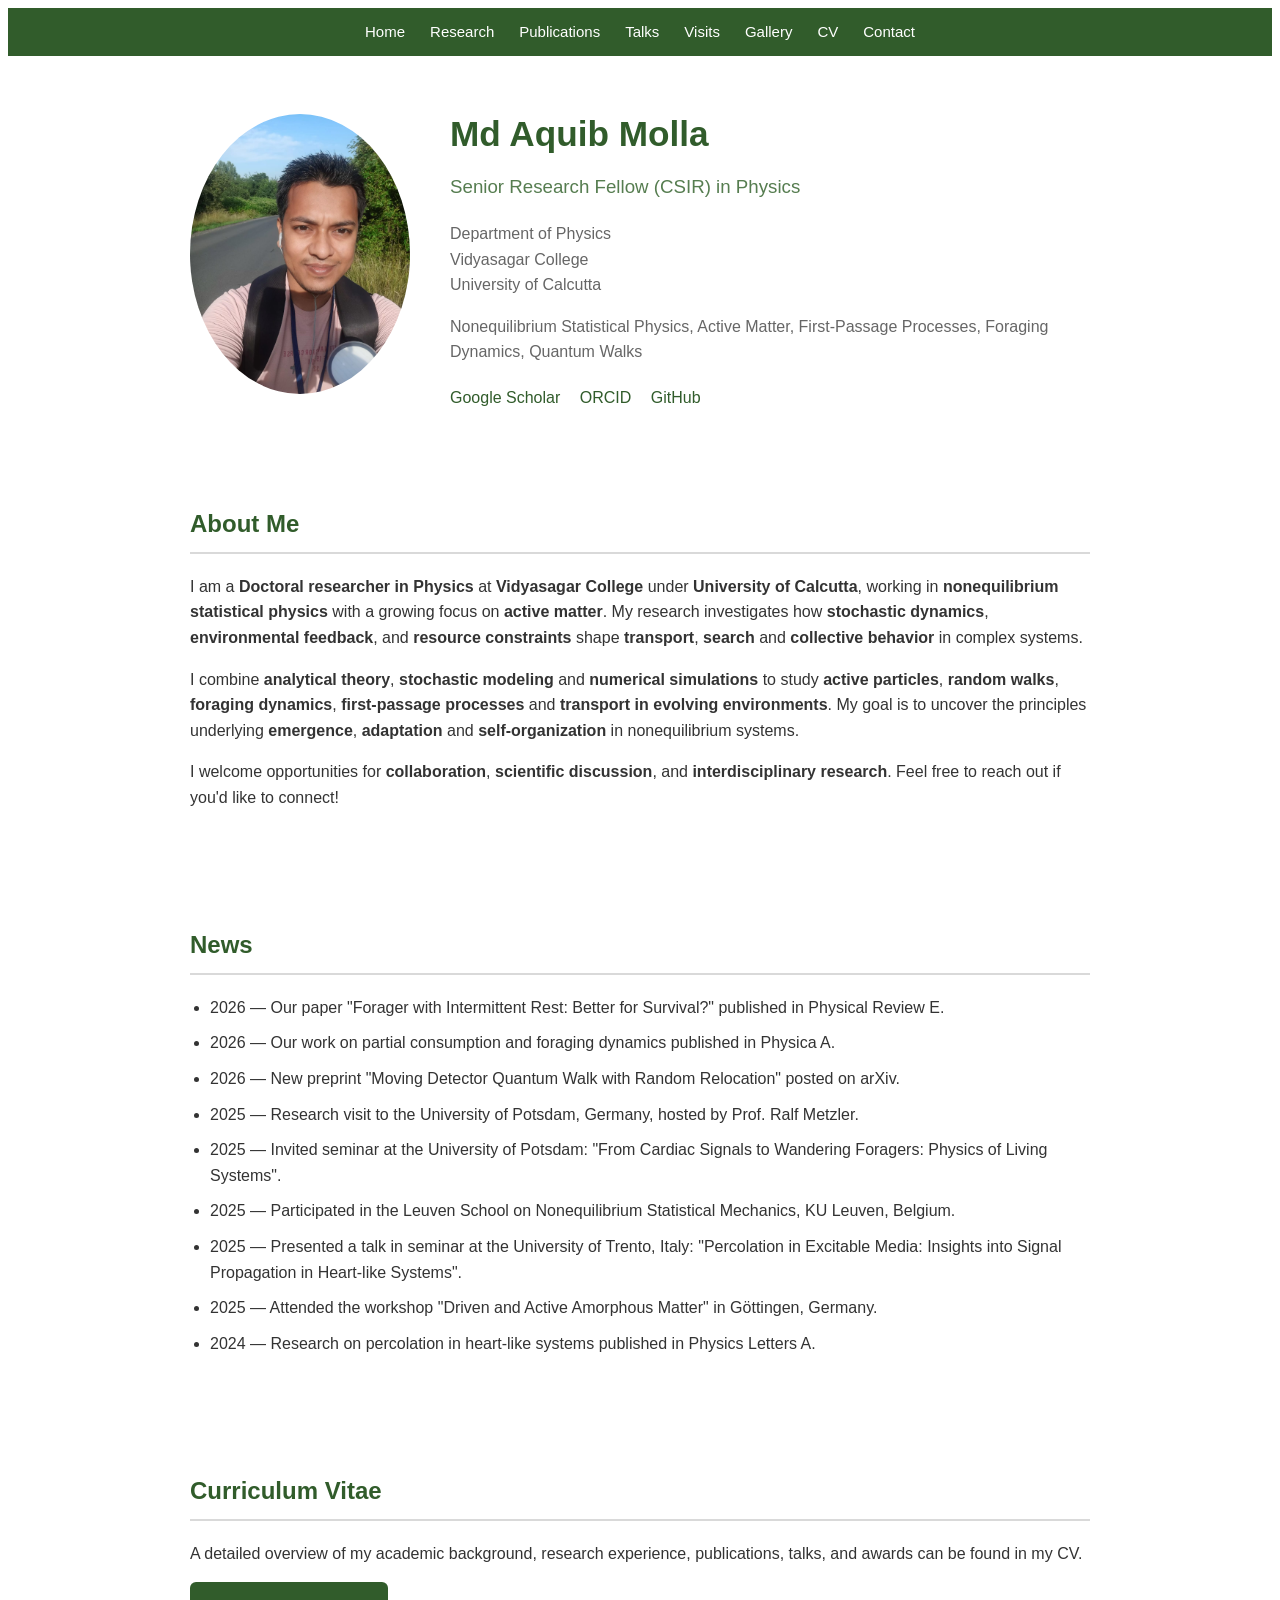
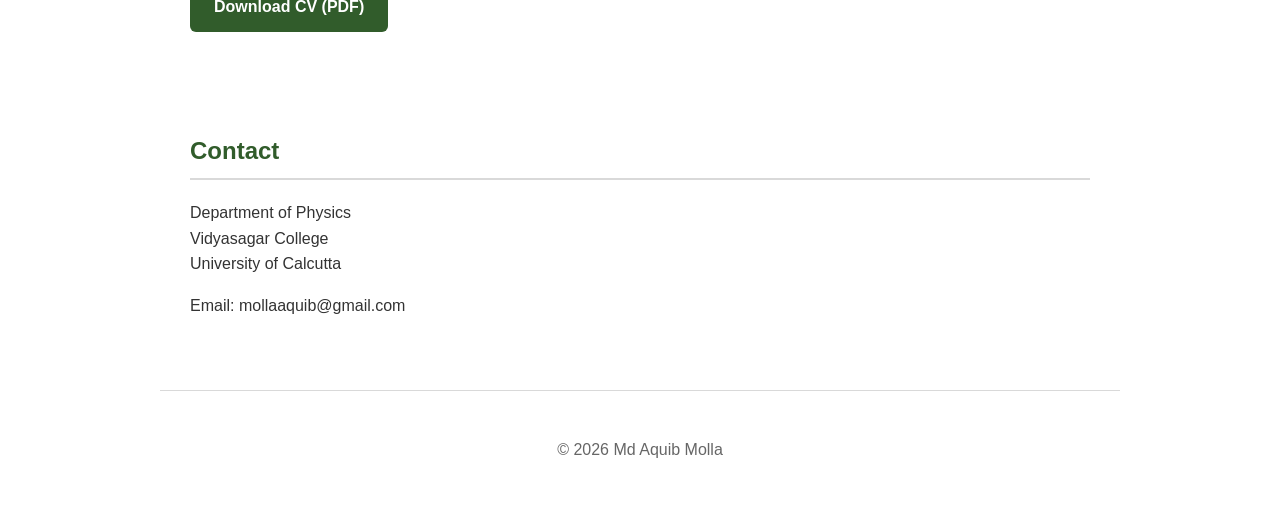
<file: index.html>
<!DOCTYPE html>

<html lang="en">

<head>
    <meta charset="UTF-8">
    <meta name="viewport" content="width=device-width, initial-scale=1.0">
    <title>Md Aquib Molla</title>
    <link rel="stylesheet" href="style.css">
</head>

<body>

<!-- Navigation -->

<nav>
    <div class="nav-container">
        <a href="index.html">Home</a>
        <a href="research.html">Research</a>
        <a href="publications.html">Publications</a>
        <a href="talks.html">Talks</a>
        <a href="visits.html">Visits</a>
        <a href="gallery.html">Gallery</a>
        <a href="#cv">CV</a>
        <a href="#contact">Contact</a>
    </div>
</nav>


<!-- Hero Section -->

<header class="hero">

    <div class="hero-image">
        <img src="images/profile.jpg" alt="Aquib Molla">
    </div>

    <div class="hero-content">

        <h1>Md Aquib Molla</h1>

        <h3>Senior Research Fellow (CSIR) in Physics</h3>

        <p>
            Department of Physics<br>
            Vidyasagar College<br>
	    University of Calcutta
        </p>

        <p>
            Nonequilibrium Statistical Physics,
            Active Matter,
            First-Passage Processes,
            Foraging Dynamics,
            Quantum Walks
        </p>

        <div class="hero-buttons">
    		<a href="https://scholar.google.com/citations?user=QGV3k8oAAAAJ&hl=en" target="_blank">Google Scholar</a>
    		<a href="https://orcid.org/0000-0003-0416-1349" target="_blank">ORCID</a>
    		<a href="https://github.com/AquibMolla" target="_blank">GitHub</a>
	</div>

    </div>

</header>

<!-- About -->

<section id="about">

    <h2>About Me</h2>

    <p>
	    I am a <strong>Doctoral researcher in Physics</strong> at <strong>Vidyasagar College</strong> under <strong>University of Calcutta</strong>, working in 			<strong>nonequilibrium 	statistical physics</strong> with a growing focus on <strong>active matter</strong>. My 			research investigates how <strong>stochastic 	dynamics</strong>, <strong>environmental feedback</strong>, and 			<strong>resource constraints</strong> shape <strong>transport</strong>, <strong>search</strong> and <strong>collective 			behavior</strong> in complex systems.
    </p>

    <p>
		I combine <strong>analytical theory</strong>, <strong>stochastic modeling</strong> and <strong>numerical simulations	</strong> to study <strong>active particles</strong>, <strong>random walks</strong>, <strong>foraging dynamics</strong>, 			<strong>first-passage processes</strong> and <strong>transport in evolving environments</strong>. My goal is to uncover 			the principles underlying <strong>emergence</strong>, <strong>adaptation</strong> and <strong>self-organization</strong> 			in nonequilibrium systems.
    </p>

    <p>
               I welcome opportunities for <strong>collaboration</strong>, <strong>scientific discussion</strong>, and 			<strong>interdisciplinary research</strong>. Feel free to reach out if you'd like to connect! 
    </p>

</section>

<!-- News -->

<section id="news">

    <h2>News</h2>

    <ul>

        <! <li> <!2025 — Research visit to the University of Potsdam.</li> 

        <! <li> <!2025 — Presented work at international conferences.</li>

        <! <li> <!2026 — Preparing postdoctoral applications.</li>
        
        <li> 2026 — Our paper "Forager with Intermittent Rest: Better for Survival?" published in Physical Review E. </li>
        
        <li> 2026 — Our work on partial consumption and foraging dynamics published in Physica A. </li>
        
        <li> 2026 — New preprint "Moving Detector Quantum Walk with Random Relocation" posted on arXiv. </li>
        
        <li> 2025 — Research visit to the University of Potsdam, Germany, hosted by Prof. Ralf Metzler. </li>

	<li> 2025 — Invited seminar at the University of Potsdam: "From Cardiac Signals to Wandering Foragers: Physics of Living Systems". </li>
	
	<li> 2025 — Participated in the Leuven School on Nonequilibrium Statistical Mechanics, KU Leuven, Belgium. </li>
	
	<li> 2025 — Presented a talk in seminar at the University of Trento, Italy: "Percolation in Excitable Media: Insights into Signal Propagation in Heart-like Systems". </li>
	
	<li> 2025 — Attended the workshop "Driven and Active Amorphous Matter" in Göttingen, Germany. </li>
	
	
	<li> 2024 — Research on percolation in heart-like systems published in Physics Letters A. </li>

    </ul>
    
</section>
    
<section id="cv">

<h2>Curriculum Vitae</h2>

<p>
    A detailed overview of my academic background,
    research experience, publications, talks, and awards
    can be found in my CV.
</p>

<div>
    <a href="files/Aquib_Molla_CV.pdf" download class="cv-button">
    	Download CV (PDF)
    </a>
</div>

</section>

<!-- Contact -->

<section id="contact">

    <h2>Contact</h2>

    <p>
        Department of Physics<br>
        Vidyasagar College<br>
        University of Calcutta
    </p>

    <p>
        Email: mollaaquib@gmail.com
    </p>

</section>

<footer>
    <p>© 2026 Md Aquib Molla</p>
</footer>

<script src="script.js"></script>

</body>

</html>
</file>
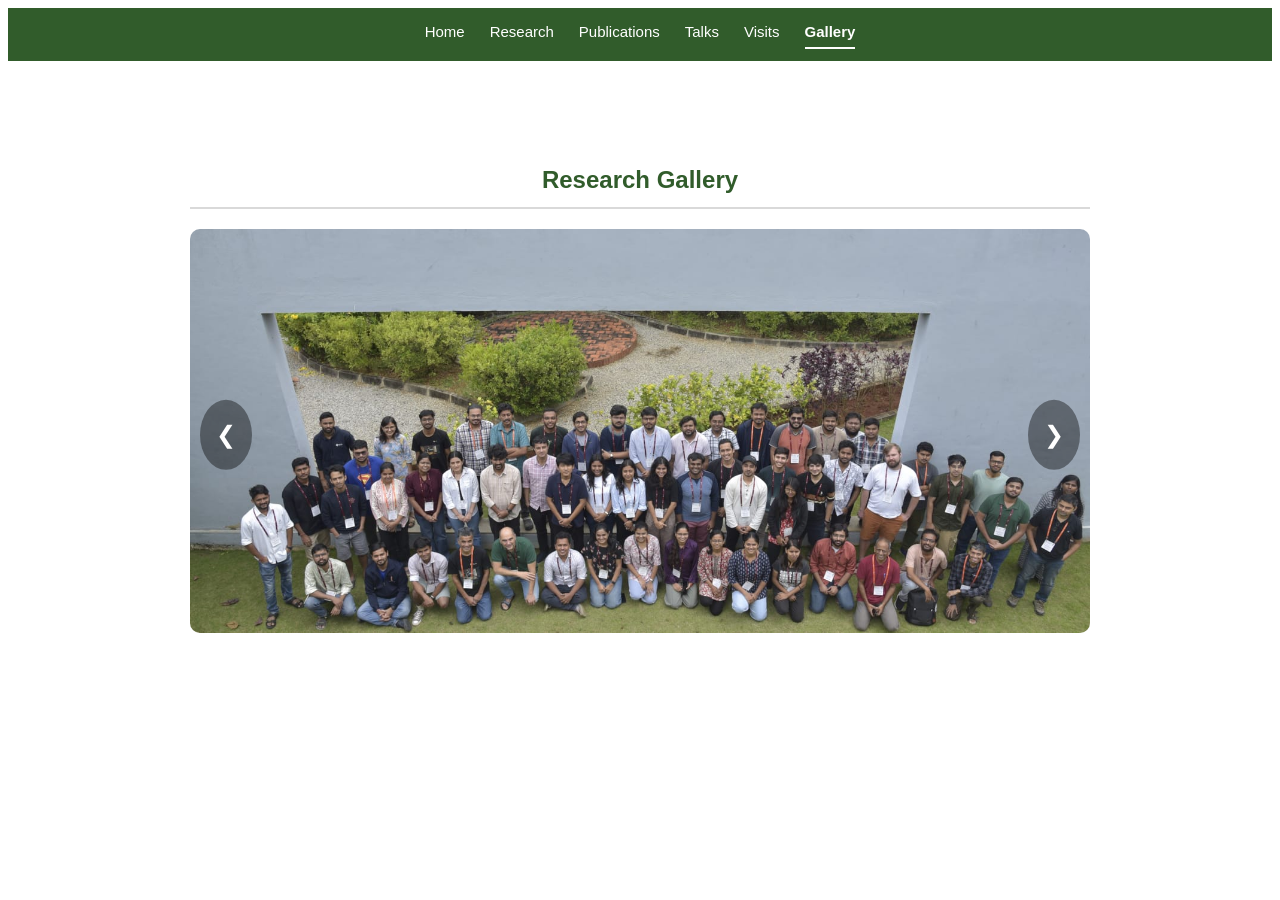
<file: gallery.html>
<!DOCTYPE html>
<html lang="en">
<head>
    <meta charset="UTF-8">
    <meta name="viewport" content="width=device-width, initial-scale=1.0">
    <title>Research Gallery | Md Aquib Molla</title>

    <link rel="stylesheet" href="style.css">

    <style>
        .gallery-section {
            padding: 80px 20px;
            text-align: center;
        }

        .gallery-section h1 {
            margin-bottom: 30px;
        }

        .slideshow-container {
            max-width: 900px;
            margin: auto;
            position: relative;
        }

        .slide {
            display: none;
        }

        .slide img {
            width: 100%;
            max-height: 600px;
            object-fit: contain;
            border-radius: 10px;
        }

        .prev,
        .next {
            cursor: pointer;
            position: absolute;
            top: 50%;
            transform: translateY(-50%);
            padding: 16px;
            font-size: 24px;
            color: white;
            background: rgba(0,0,0,0.4);
            border-radius: 50%;
            user-select: none;
        }

        .prev { left: 10px; }
        .next { right: 10px; }
    </style>
</head>
<body>

<!-- Navigation -->

<nav>
    <div class="nav-container">
        <a href="index.html">Home</a>
        <a href="research.html">Research</a>
        <a href="publications.html">Publications</a>
        <a href="talks.html">Talks</a>
        <a href="visits.html">Visits</a>
        <a href="gallery.html" class="active">Gallery</a>
        </div>
</nav>

<section class="gallery-section">
    <h2>Research Gallery</h2>

    <div class="slideshow-container">

        <div class="slide">
            <img src="gallery/Gal1.jpeg" alt="Research Image 1">
        </div>

        <div class="slide">
            <img src="gallery/Gal2.jpeg" alt="Research Image 2">
        </div>

        <div class="slide">
            <img src="gallery/Gal3.jpeg" alt="Research Image 3">
        </div>

 	<div class="slide">
            <img src="gallery/Gal4.jpeg" alt="Research Image 4">
        </div>

        <div class="slide">
            <img src="gallery/Gal5.jpeg" alt="Research Image 5">
        </div>

        <div class="slide">
            <img src="gallery/Gal6.jpeg" alt="Research Image 6">
        </div>
        
        <div class="slide">
            <img src="gallery/Gal7.jpeg" alt="Research Image 7">
        </div>

        <div class="slide">
            <img src="gallery/Gal8.jpeg" alt="Research Image 8">
        </div>

        <div class="slide">
            <img src="gallery/Gal9.jpeg" alt="Research Image 9">
        </div>
        
        <div class="slide">
            <img src="gallery/Gal10.jpeg" alt="Research Image 10">
        </div>

        <div class="slide">
            <img src="gallery/Gal11.jpeg" alt="Research Image 11">
        </div>

        <div class="slide">
            <img src="gallery/Gal12.jpeg" alt="Research Image 12">
        </div>

	<div class="slide">
            <img src="gallery/Gal13.jpeg" alt="Research Image 13">
        </div>

 	<div class="slide">
            <img src="gallery/Gal14.jpeg" alt="Research Image 14">
        </div>

        <div class="slide">
            <img src="gallery/Gal15.jpeg" alt="Research Image 15">
        </div>

        <div class="slide">
            <img src="gallery/Gal16.jpeg" alt="Research Image 16">
        </div>
        
        <div class="slide">
            <img src="gallery/Gal17.jpeg" alt="Research Image 17">
        </div>

        <div class="slide">
            <img src="gallery/Gal18.jpeg" alt="Research Image 18">
        </div>

        <div class="slide">
            <img src="gallery/Gal19.jpeg" alt="Research Image 19">
        </div>
        
        <div class="slide">
            <img src="gallery/Gal20.jpeg" alt="Research Image 20">
        </div>

        <div class="slide">
            <img src="gallery/Gal11.jpeg" alt="Research Image 11">
        </div>

        <div class="slide">
            <img src="gallery/Gal12.jpeg" alt="Research Image 12">
        </div>


        <a class="prev" onclick="changeSlide(-1)">❮</a>
        <a class="next" onclick="changeSlide(1)">❯</a>

    </div>
</section>

<script>
let slideIndex = 0;

function showSlide(n) {
    const slides = document.getElementsByClassName("slide");

    if (n >= slides.length) slideIndex = 0;
    if (n < 0) slideIndex = slides.length - 1;

    for (let i = 0; i < slides.length; i++) {
        slides[i].style.display = "none";
    }

    slides[slideIndex].style.display = "block";
}

function changeSlide(n) {
    slideIndex += n;
    showSlide(slideIndex);
}

function autoSlide() {
    slideIndex++;
    showSlide(slideIndex);
    setTimeout(autoSlide, 4000);
}

showSlide(slideIndex);
autoSlide();
</script>

</body>
</html>
</file>
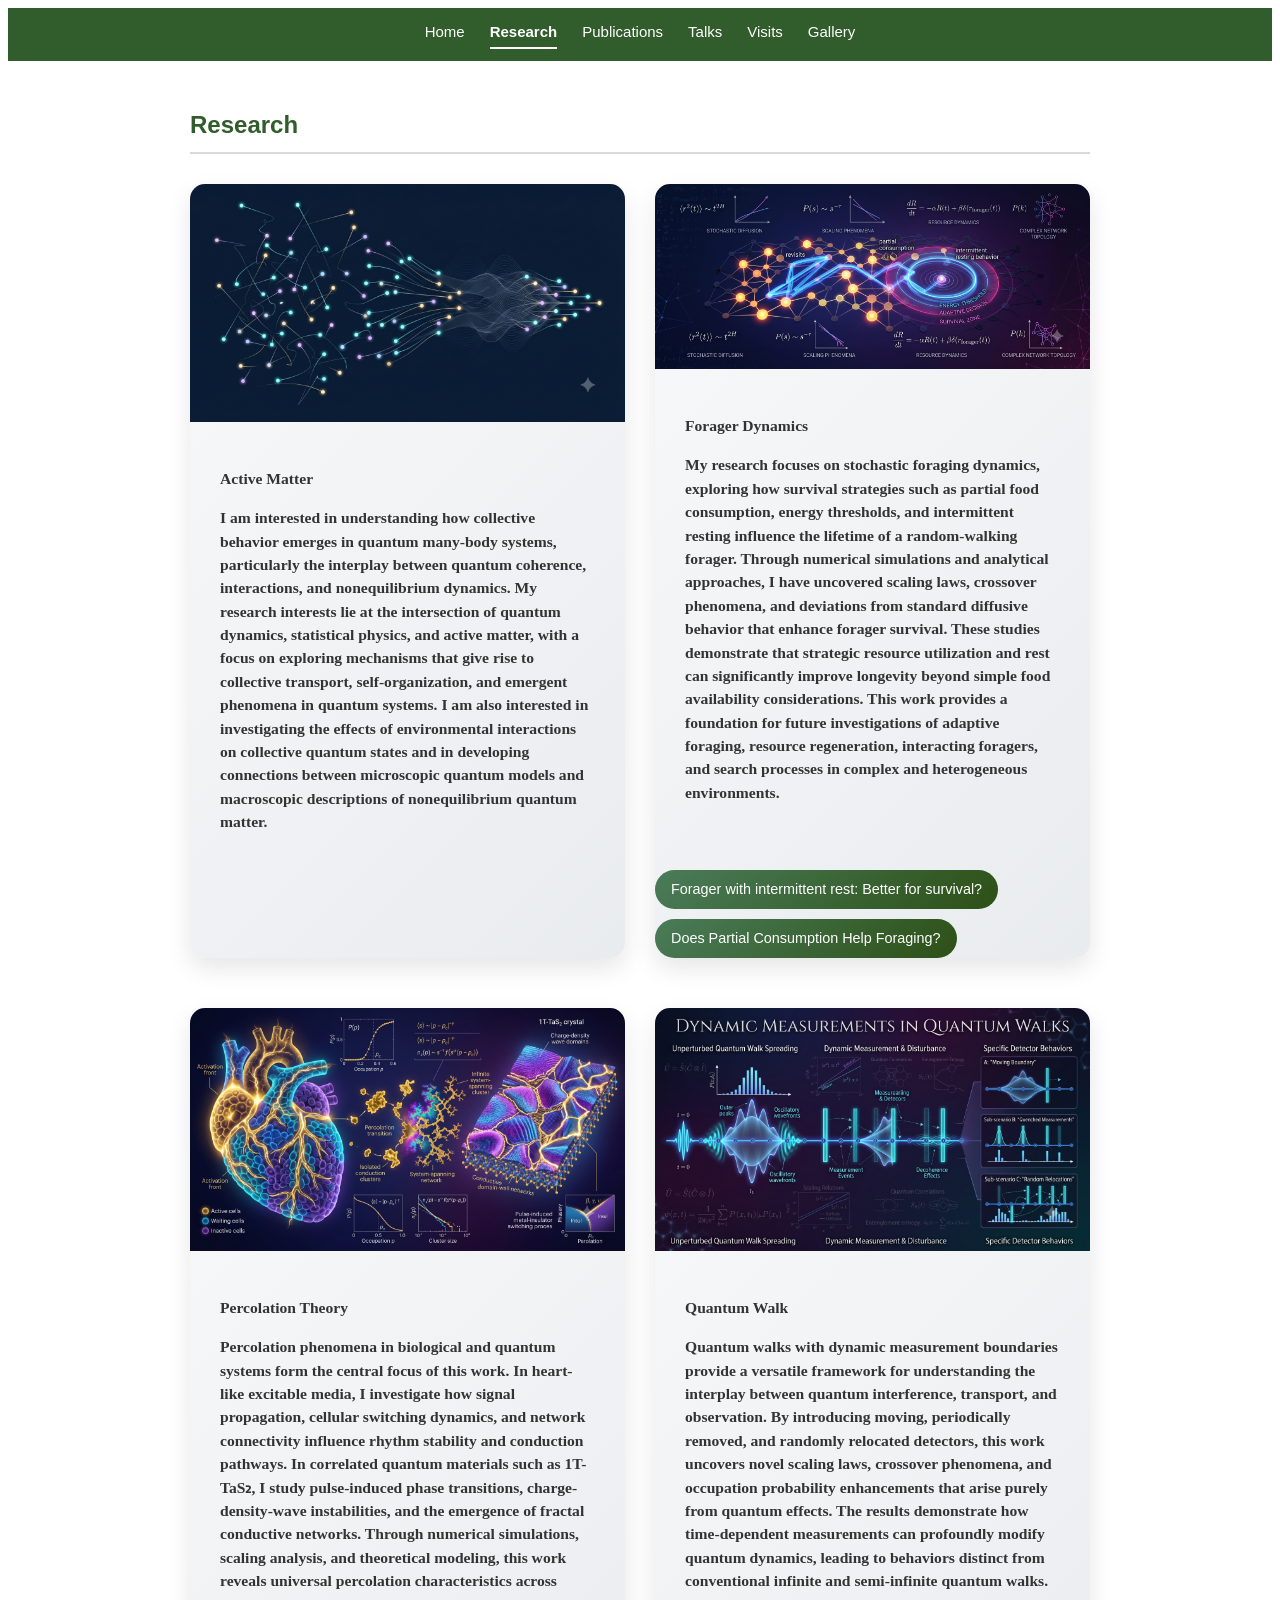
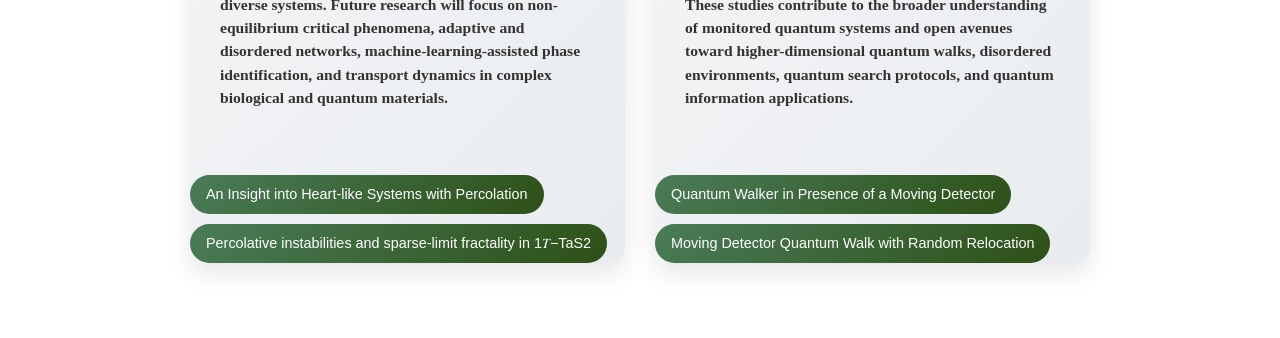
<file: research.html>
<!DOCTYPE html>
<html lang="en">

<head>
    <meta charset="UTF-8">
    <meta name="viewport" content="width=device-width, initial-scale=1.0">
    <title>Research | Md Aquib Molla</title>
    <link rel="stylesheet" href="style.css">
</head>

<body>

<nav>
    <div class="nav-container">
        <a href="index.html">Home</a>
        <a href="research.html" class="active">Research</a>
        <a href="publications.html">Publications</a>
        <a href="talks.html">Talks</a>
        <a href="visits.html">Visits</a>
        <a href="gallery.html">Gallery</a>
    </div>
</nav>



<section>

    <h2>Research</h2>
    
<!    <div class="container">
<!    	<div class="main-content">
<!    		<header class="header">    			
<!    		</header>
<!	</div>    
<!    </div>

    <div class="research-areas">
    	
    	<div class="research-card">
    		<div class="research-card-image">
  			<img src="images/Quantum_Active_Matter.png" alt="Active Matter">
		</div>
		
		<div class="research-card-content">
		<h3>Active Matter<h3>
		<!--
		<p> This project explores whether coherent quantum particles can exhibit flocking and collective motion through local alignment interactions. By extending many-body quantum walks with interaction-driven coin dynamics, the research investigates how quantum interference, coherence, and correlations influence the emergence of collective transport. The goal is to establish a microscopic framework for quantum flocking, bridging concepts from active matter, nonequilibrium statistical physics, and quantum dynamics. The project further examines the robustness of collective quantum states under environmental effects and their connection to macroscopic descriptions of quantum active matter.
 </p>
 		-->		
 		<p>
 		I am interested in understanding how collective behavior emerges in quantum many-body systems, particularly the interplay between quantum coherence, interactions, and nonequilibrium dynamics. My research interests lie at the intersection of quantum dynamics, statistical physics, and active matter, with a focus on exploring mechanisms that give rise to collective transport, self-organization, and emergent phenomena in quantum systems. I am also interested in investigating the effects of environmental interactions on collective quantum states and in developing connections between microscopic quantum models and macroscopic descriptions of nonequilibrium quantum matter.
 		</p>
		</div>
		
	</div>    
	
	<div class="research-card">
    		<div class="research-card-image">
  			<img src="images/Forager_Dynamics.png" alt="Forager Dynamics">
		</div>
		
		<div class="research-card-content">
		<h3>Forager Dynamics<h3>
		<p>
		My research focuses on stochastic foraging dynamics, exploring how survival strategies such as partial food consumption, energy thresholds, and intermittent resting influence the lifetime of a random-walking forager. Through numerical simulations and analytical approaches, I have uncovered scaling laws, crossover phenomena, and deviations from standard diffusive behavior that enhance forager survival. These studies demonstrate that strategic resource utilization and rest can significantly improve longevity beyond simple food availability considerations. This work provides a foundation for future investigations of adaptive foraging, resource regeneration, interacting foragers, and search processes in complex and heterogeneous environments.
		</p>		
		</div>
		
		<div class="research-card-links">
			<a href="publications.html#pub5" class="research-link" onlink="highlightPublication('pub5')"> Forager with intermittent rest: Better for survival? </a>
			<a href="publications.html#pub3" class="research-link" onlink="highlightPublication('pub3')"> Does Partial Consumption Help Foraging? </a>
		</div>
	</div>
	
	<div class="research-card">
    		<div class="research-card-image">
  			<img src="images/Percolation.png" alt="Percolation Theory">
		</div>
		
		<div class="research-card-content">
		<h3>Percolation Theory<h3>
		<p> 
		Percolation phenomena in biological and quantum systems form the central focus of this work. In heart-like excitable media, I investigate how signal propagation, cellular switching dynamics, and network connectivity influence rhythm stability and conduction pathways. In correlated quantum materials such as 1T-TaS₂, I study pulse-induced phase transitions, charge-density-wave instabilities, and the emergence of fractal conductive networks. Through numerical simulations, scaling analysis, and theoretical modeling, this work reveals universal percolation characteristics across diverse systems. Future research will focus on non-equilibrium critical phenomena, adaptive and disordered networks, machine-learning-assisted phase identification, and transport dynamics in complex biological and quantum materials.
		</p>		
		</div>
		
		<div class="research-card-links">
			<a href="publications.html#pub2" class="research-link" onlink="highlightPublication('pub2')"> An Insight into Heart-like Systems with Percolation </a>
			<a href="publications.html#pub4" class="research-link" onlink="highlightPublication('pub4')"> Percolative instabilities and sparse-limit fractality in 1⁢𝑇−TaS2 </a>
		</div>
	</div>
	
	<div class="research-card">
    		<div class="research-card-image">
  			<img src="images/Quantum_Walk.png" alt="Quantum Walk">
		</div>
		
		<div class="research-card-content">
		<h3>Quantum Walk<h3>
		<p> 
		Quantum walks with dynamic measurement boundaries provide a versatile framework for understanding the interplay between quantum interference, transport, and observation. By introducing moving, periodically removed, and randomly relocated detectors, this work uncovers novel scaling laws, crossover phenomena, and occupation probability enhancements that arise purely from quantum effects. The results demonstrate how time-dependent measurements can profoundly modify quantum dynamics, leading to behaviors distinct from conventional infinite and semi-infinite quantum walks. These studies contribute to the broader understanding of monitored quantum systems and open avenues toward higher-dimensional quantum walks, disordered environments, quantum search protocols, and quantum information applications.
		</p>		
		</div>
		
		<div class="research-card-links">
			<a href="publications.html#pub1" class="research-link" onlick="highlightPublication('pub1')"> Quantum Walker in Presence of a Moving Detector </a>
			<a href="publications.html#pub1_" class="research-link" onlick="highlightPublication('pub1_')"> Moving Detector Quantum Walk with Random Relocation </a>
		</div>
	</div>
		
    </div>


</section>

<script src="script.js"></script>

</body>

</html>
</file>
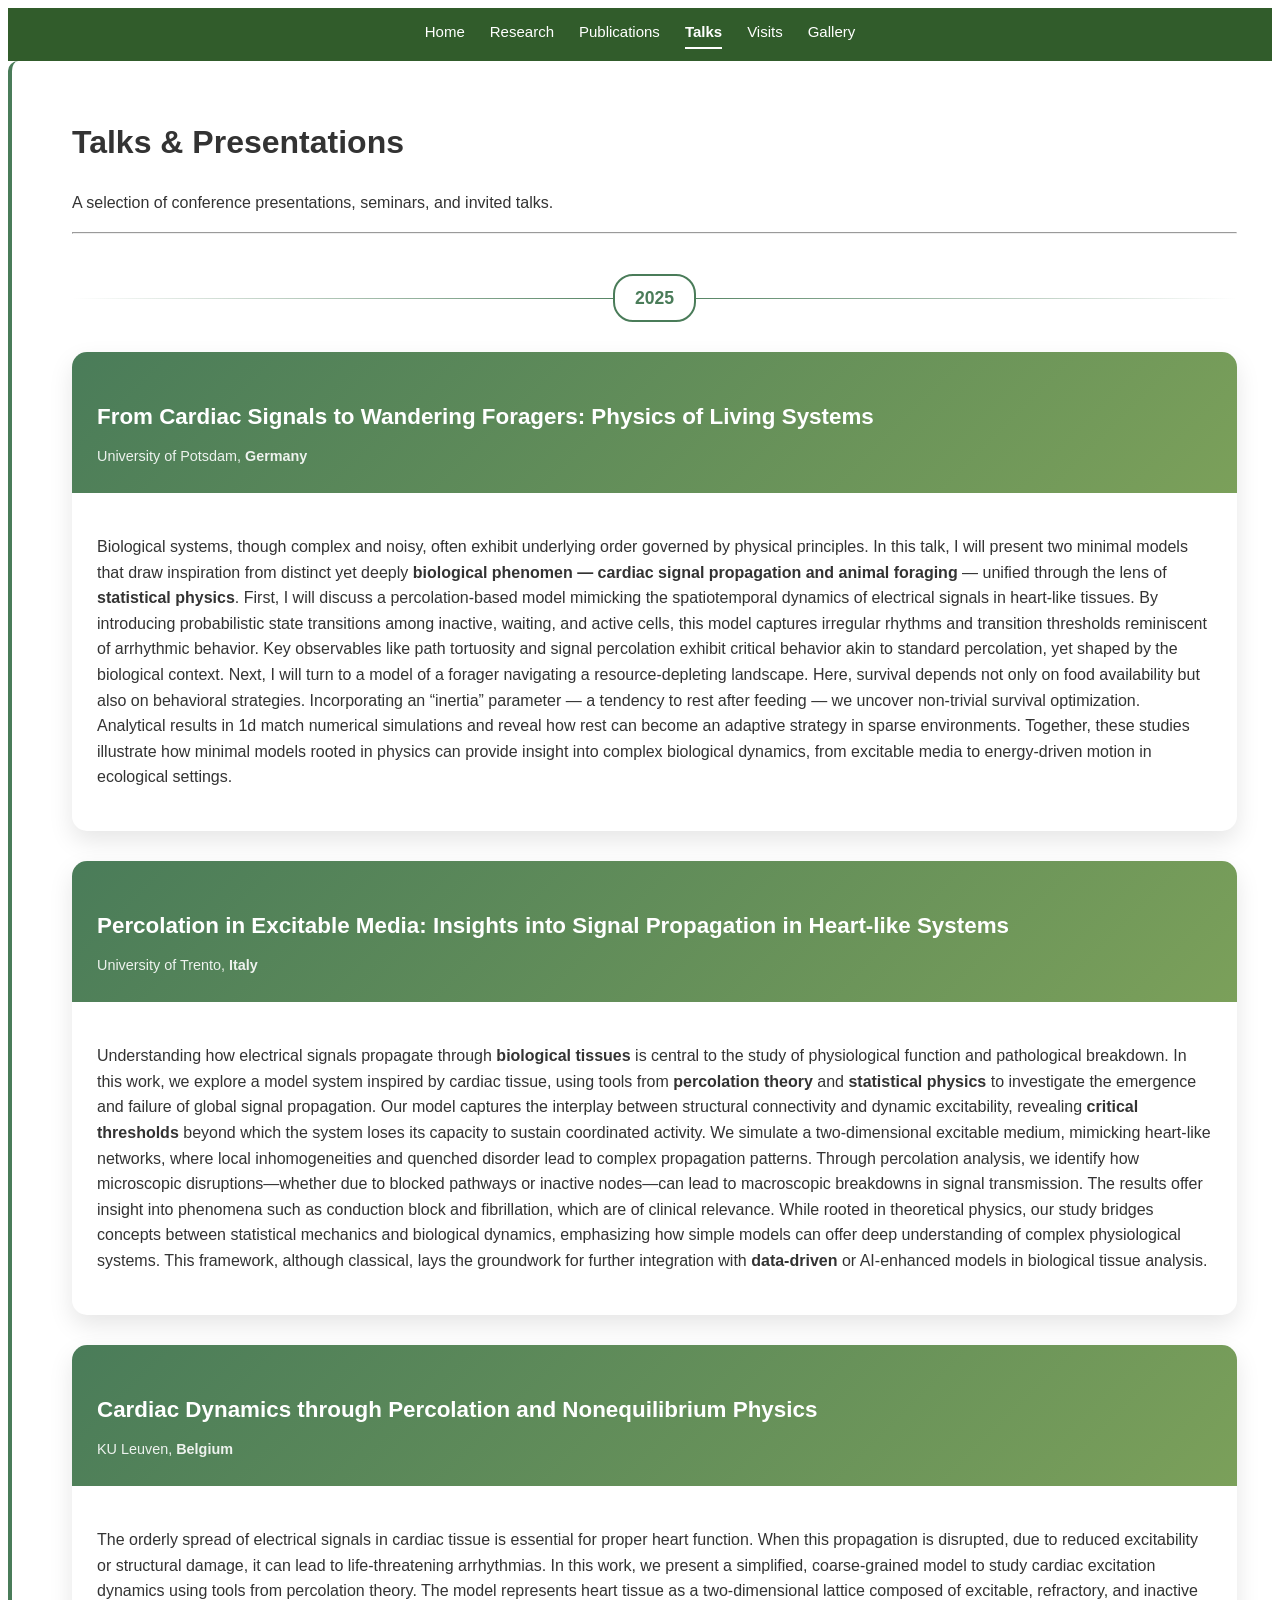
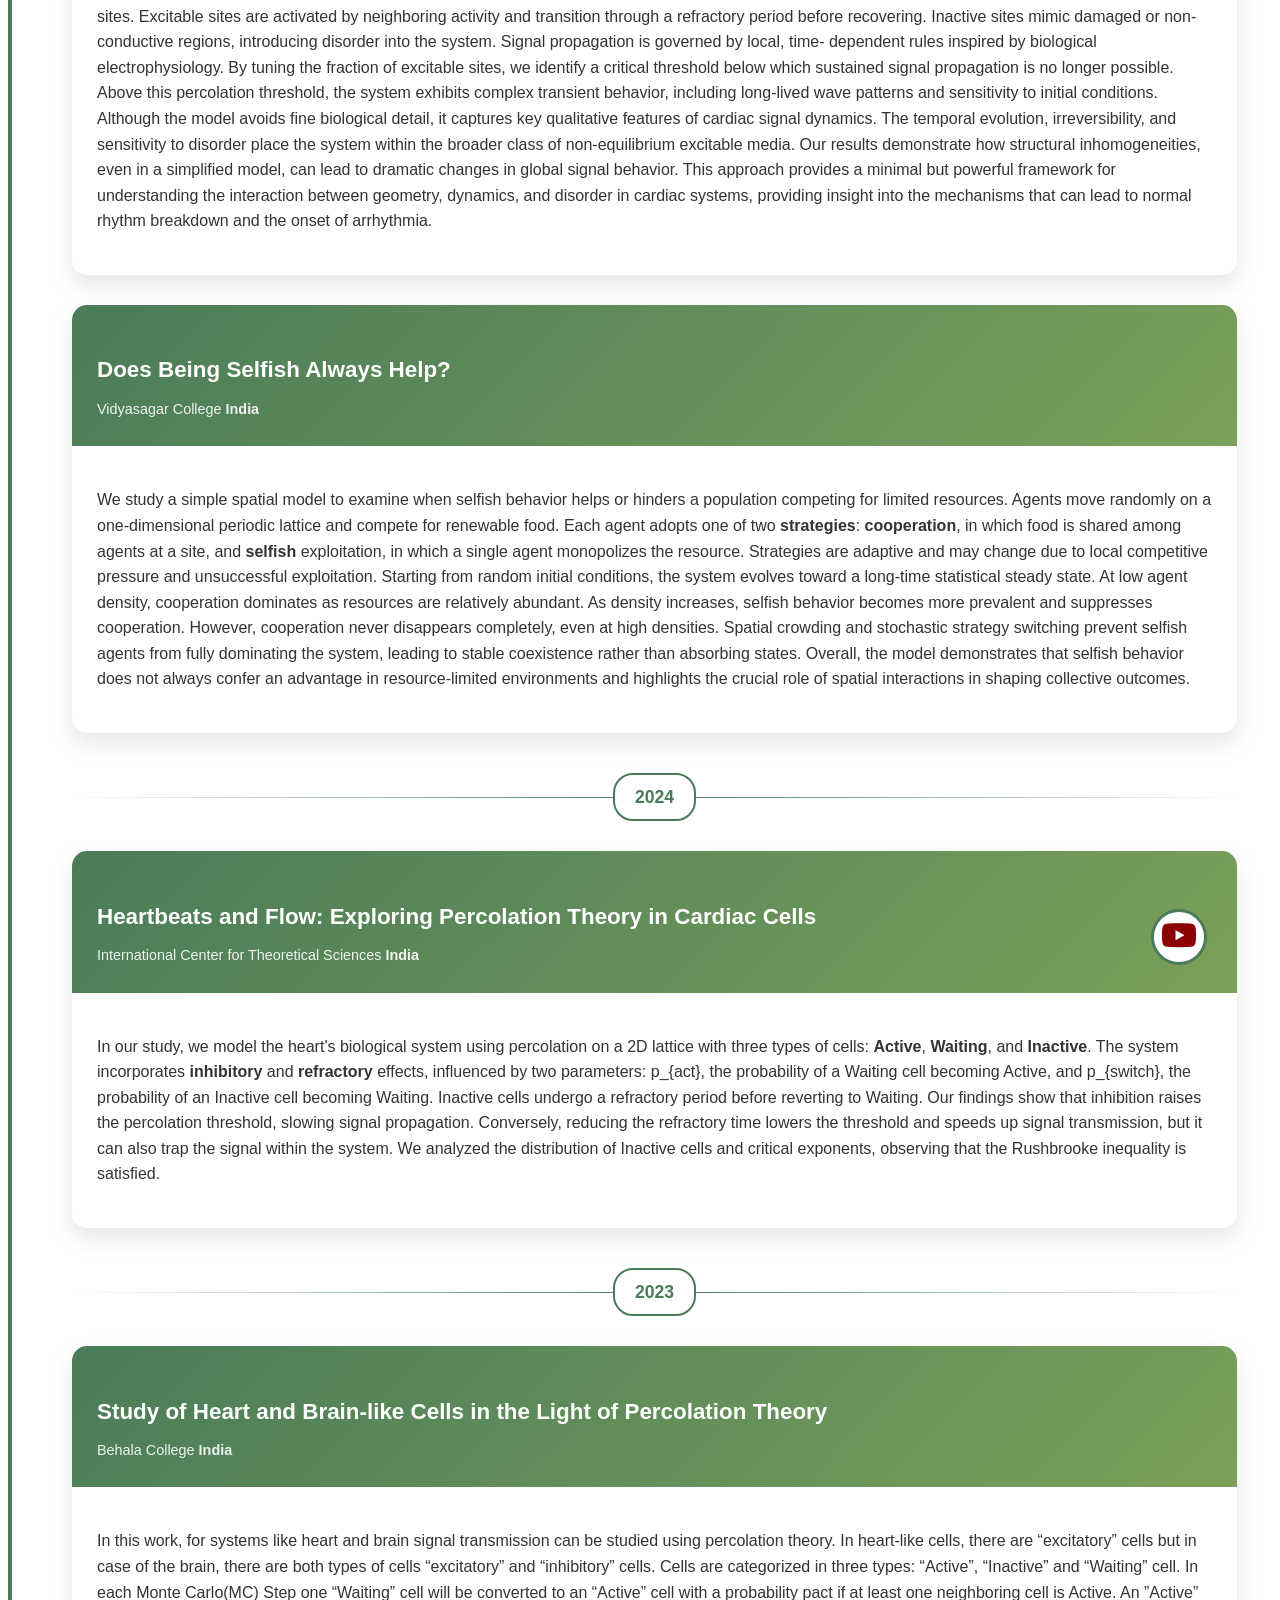
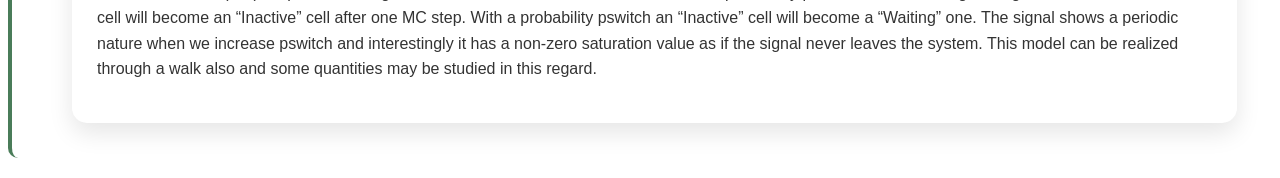
<file: talks.html>
<!DOCTYPE html>
<html lang="en">

<head>
    <meta charset="UTF-8">
    <meta name="viewport" content="width=device-width, initial-scale=1.0">
    <title>Talks | Md Aquib Molla</title>
    <link rel="stylesheet" href="style.css">
    <link rel="stylesheet"
    href="https://cdnjs.cloudflare.com/ajax/libs/font-awesome/6.5.2/css/all.min.css">
</head>

<body>

<nav>
    <div class="nav-container">
        <a href="index.html">Home</a>
        <a href="research.html">Research</a>
        <a href="publications.html">Publications</a>
        <a href="talks.html" class="active">Talks</a>
        <a href="visits.html">Visits</a>
        <a href="gallery.html">Gallery</a>
        <!<a href="#cv"><!CV</a>
        <!<a href="#contact"><!Contact</a>
    </div>
</nav>

<main class="talks-item">

    <h1>Talks & Presentations</h1>

    <p>
        A selection of conference presentations,
        seminars, and invited talks.
    </p>

    <hr>

    <div class="year-divider">
    <div class="year-label">2025</div>
    </div>
    
    <div class="talk-grid">
    	<div class="talk-card" style="transform translateY(-10px) scale(1.04);">
    		<div class="talk-header">
    			<h3 class="talk-title"> From Cardiac Signals to Wandering Foragers: Physics of Living Systems </h3>
    			<div class="talk-meta"> University of Potsdam, <strong>Germany</strong> </div>
    		</div>
    		<div class="talk-body">
    			<p>Biological systems, though complex and noisy, often exhibit underlying order governed by physical principles. In this talk, I will present two minimal models that draw inspiration from distinct yet deeply <strong>biological phenomen — cardiac signal propagation and animal foraging</strong> — unified through the lens of <strong>statistical physics</strong>.

    			First, I will discuss a percolation-based model mimicking the spatiotemporal dynamics of electrical signals in heart-like tissues. By introducing probabilistic state transitions among inactive, waiting, and active cells, this model captures irregular rhythms and transition thresholds reminiscent of arrhythmic behavior. Key observables like path tortuosity and signal percolation exhibit critical behavior akin to standard percolation, yet shaped by the biological context.

    			Next, I will turn to a model of a forager navigating a resource-depleting landscape. Here, survival depends not only on food availability but also on behavioral strategies. Incorporating an “inertia” parameter — a tendency to rest after feeding — we uncover non-trivial survival optimization. Analytical results in 1d match numerical simulations and reveal how rest can become an adaptive strategy in sparse environments.
    			
    			Together, these studies illustrate how minimal models rooted in physics can provide insight into complex biological dynamics, from excitable media to energy-driven motion in ecological settings.
    			</p>
    		</div>
    	</div> 
    </div>

    <div class="talk-grid">
    	<div class="talk-card" style="transform translateY(-10px) scale(1.04);">
    		<div class="talk-header">
    			<h3 class="talk-title"> Percolation in Excitable Media: Insights into Signal Propagation in Heart-like Systems </h3>
    			<div class="talk-meta"> University of Trento, <strong>Italy</strong> </div>
    		</div>
    		<div class="talk-body">
    			<p>Understanding how electrical signals propagate through <strong>biological tissues</strong> is central to the study of physiological function and pathological breakdown. In this work, we explore a model system inspired by cardiac tissue, using tools from <strong>percolation theory</strong> and <strong>statistical physics</strong> to investigate the emergence and failure of global signal propagation. Our model captures the interplay between structural connectivity and dynamic excitability, revealing <strong>critical thresholds</strong> beyond which the system loses its capacity to sustain coordinated activity.

    			We simulate a two-dimensional excitable medium, mimicking heart-like networks, where local inhomogeneities and quenched disorder lead to complex propagation patterns. Through percolation analysis, we identify how microscopic disruptions—whether due to blocked pathways or inactive nodes—can lead to macroscopic breakdowns in signal transmission. The results offer insight into phenomena such as conduction block and fibrillation, which are of clinical relevance.

    			While rooted in theoretical physics, our study bridges concepts between statistical mechanics and biological dynamics, emphasizing how simple models can offer deep understanding of complex physiological systems. This framework, although classical, lays the groundwork for further integration with <strong>data-driven</strong> or AI-enhanced models in biological tissue analysis.
    			</p>
    		</div>
    	</div> 
    </div>

    <div class="talk-grid">
    	<div class="talk-card" style="transform translateY(-10px) scale(1.04);">
    		<div class="talk-header">
    			<h3 class="talk-title"> Cardiac Dynamics through Percolation and Nonequilibrium Physics </h3>
    			<div class="talk-meta"> KU Leuven, <strong>Belgium</strong> </div>
    		</div>
    		<div class="talk-body">
    			<p>
    			The orderly spread of electrical signals in cardiac tissue is essential for proper heart function. When this propagation is disrupted, due to reduced excitability or structural damage, it can lead to life-threatening arrhythmias. In this work, we present a simplified, coarse-grained model to study cardiac excitation dynamics using tools from percolation theory.
    			
    			The model represents heart tissue as a two-dimensional lattice composed of excitable, refractory, and inactive sites. Excitable sites are activated by neighboring activity and transition through a refractory period before recovering. Inactive sites mimic damaged or non-conductive regions, introducing disorder into the system. Signal propagation is governed by local, time- dependent rules inspired by biological electrophysiology.
    			
    			By tuning the fraction of excitable sites, we identify a critical threshold below which sustained signal propagation is no longer possible. Above this percolation threshold, the system exhibits complex transient behavior, including long-lived wave patterns and sensitivity to initial conditions. Although the model avoids fine biological detail, it captures key qualitative features of cardiac signal dynamics.
    			
    			The temporal evolution, irreversibility, and sensitivity to disorder place the system within the broader class of non-equilibrium excitable media. Our results demonstrate how structural inhomogeneities, even in a simplified model, can lead to dramatic changes in global signal behavior.
    			
    			This approach provides a minimal but powerful framework for understanding the interaction between geometry, dynamics, and disorder in cardiac systems, providing insight into the mechanisms that can lead to normal rhythm breakdown and the onset of arrhythmia.
    			</p>
    		</div>
    	</div> 
    </div>
    
    <div class="talk-grid">
    	<div class="talk-card" style="transform translateY(-10px) scale(1.04);">
    		<div class="talk-header">
    			<h3 class="talk-title"> Does Being Selfish Always Help? </h3>
    			<div class="talk-meta"> Vidyasagar College <strong>India</strong> </div>
    		</div>
    		<div class="talk-body">
    			<p>
    			We study a simple spatial model to examine when selfish behavior helps or hinders a population competing for limited resources. Agents move randomly on a one-dimensional periodic lattice and compete for renewable food. Each agent adopts one of two <strong>strategies</strong>: <strong>cooperation</strong>, in which food is shared among agents at a site, and <strong>selfish</strong> exploitation, in which a single agent monopolizes the resource. Strategies are adaptive and may change due to local competitive pressure and unsuccessful exploitation.

			Starting from random initial conditions, the system evolves toward a long-time statistical steady state. At low agent density, cooperation dominates as resources are relatively abundant. As density increases, selfish behavior becomes more prevalent and suppresses cooperation. However, cooperation never disappears completely, even at high densities. Spatial crowding and stochastic strategy switching prevent selfish agents from fully dominating the system, leading to stable coexistence rather than absorbing states.
			
			Overall, the model demonstrates that selfish behavior does not always confer an advantage in resource-limited environments and highlights the crucial role of spatial interactions in shaping collective outcomes.
    			</p>
    		</div>
    	</div> 
    </div>

    <div class="year-divider">
    <div class="year-label">2024</div>
    </div>

    <div class="talk-grid">
    	<div class="talk-card" style="transform translateY(-10px) scale(1.04);">
    		<div class="talk-header">
    			<h3 class="talk-title"> Heartbeats and Flow: Exploring Percolation Theory in Cardiac Cells </h3>
    			<div class="talk-meta"> International Center for Theoretical Sciences <strong>India</strong> </div>
    			<div class="talk-links">
    				<a href="https://www.youtube.com/watch?v=o2fM-MvFTlg&t=716s" target="_blank" title="View Talk">
    				<i class="fa-brands fa-youtube"></i>
    				</a>
    			</div>
    		</div>
    		<div class="talk-body">
    			<p>
    			In our study, we model the heart's biological system using percolation on a 2D lattice with three types of cells: <strong>Active</strong>, <strong>Waiting</strong>, and <strong>Inactive</strong>. The system incorporates <strong>inhibitory</strong> and <strong>refractory</strong> effects, influenced by two parameters: p_{act}, the probability of a Waiting cell becoming Active, and p_{switch}, the probability of an Inactive cell becoming Waiting. Inactive cells undergo a refractory period before reverting to Waiting.
    			
    			Our findings show that inhibition raises the percolation threshold, slowing signal propagation. Conversely, reducing the refractory time lowers the threshold and speeds up signal transmission, but it can also trap the signal within the system. We analyzed the distribution of Inactive cells and critical exponents, observing that the Rushbrooke inequality is satisfied.
    			</p>
    		</div>
    	</div> 
    </div>

    <div class="year-divider">
    <div class="year-label">2023</div>
    </div>
    
    <div class="talk-grid">
    	<div class="talk-card" style="transform translateY(-10px) scale(1.04);">
    		<div class="talk-header">
    			<h3 class="talk-title"> Study of Heart and Brain-like Cells in the Light of Percolation Theory </h3>
    			<div class="talk-meta"> Behala College <strong>India</strong> </div>
    		</div>
    		<div class="talk-body">
    			<p>
    			In this work, for systems like heart and brain signal transmission can be studied using percolation theory. In heart-like cells, there are “excitatory” cells but in case of the brain, there are both types of cells “excitatory” and “inhibitory” cells. Cells are categorized in three types: “Active”, “Inactive” and “Waiting” cell. In each Monte Carlo(MC) Step one “Waiting” cell will be converted to an “Active” cell with a probability pact if at least one neighboring cell is Active. An ”Active” cell will become an “Inactive” cell after one MC step. With a probability pswitch an “Inactive” cell will become a “Waiting” one. The signal shows a periodic nature when we increase pswitch and interestingly it has a non-zero saturation value as if the signal never leaves the system. This model can be realized through a walk also and some quantities may be studied in this regard.
    			</p>
    		</div>
    	</div> 
    </div>
    

</main>

<script src="script.js"></script>

</body>
</html>
</file>
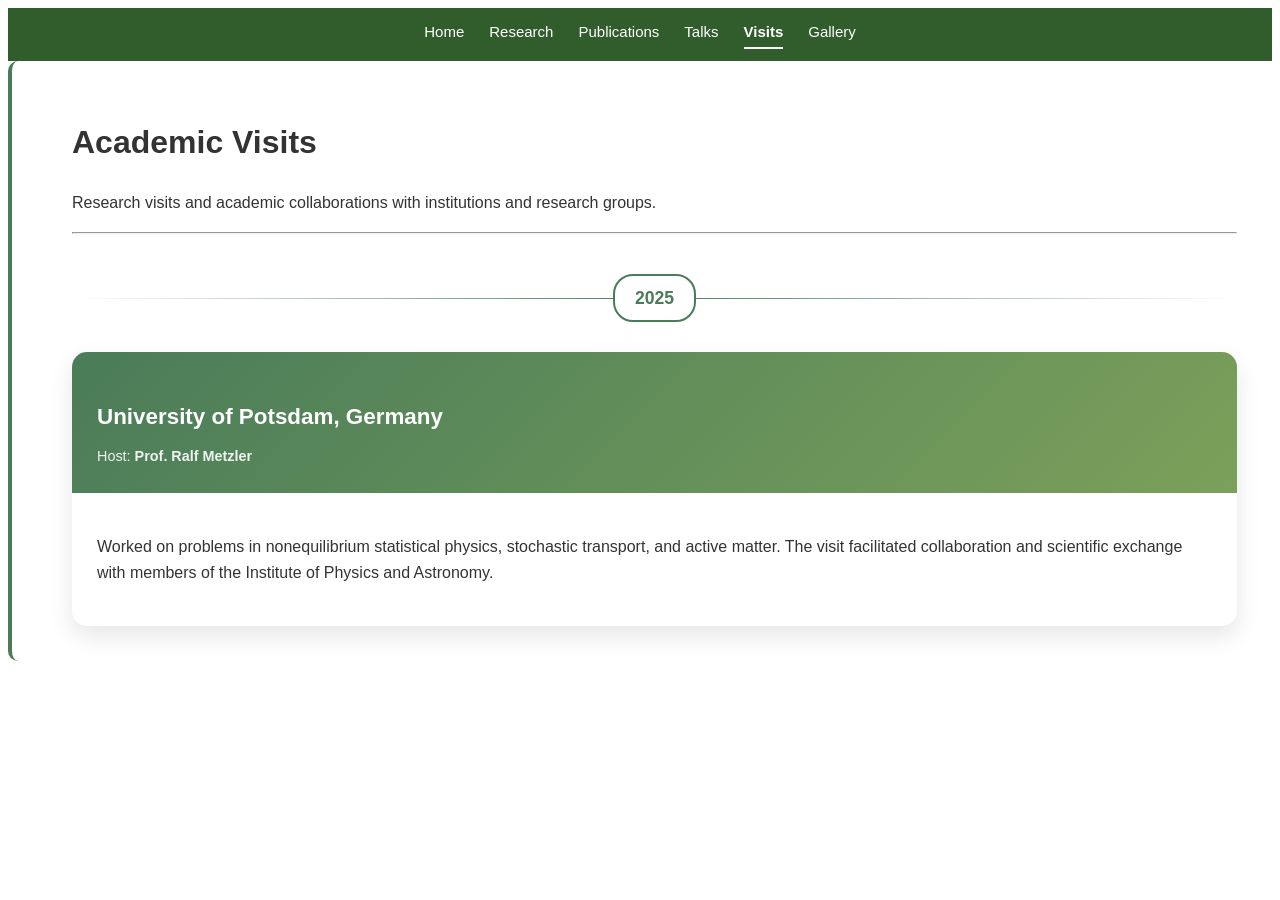
<file: visits.html>
<!DOCTYPE html>
<html lang="en">

<head>
    <meta charset="UTF-8">
    <meta name="viewport" content="width=device-width, initial-scale=1.0">
    <title>Academic Visits | Md Aquib Molla</title>
    <link rel="stylesheet" href="style.css">
</head>

<body>

<nav>
    <div class="nav-container">
        <a href="index.html">Home</a>
        <a href="research.html">Research</a>
        <a href="publications.html">Publications</a>
        <a href="talks.html">Talks</a>
        <a href="visits.html" class="active">Visits</a>
        <a href="gallery.html">Gallery</a>
    </div>
</nav>

<main class="visit-item">

    <h1>Academic Visits</h1>

    <p>
        Research visits and academic collaborations with
        institutions and research groups.
    </p>

    <hr>

    <div class="year-divider">
    <div class="year-label">2025</div>
    </div>
    
    <div class="visit-grid">
    	<div class="visit-card">
    		<div class="visit-header">
    			<h3 class="visit-title"> University of Potsdam, <strong>Germany</strong> </h3>
    			<div class="visit-meta"> Host: <strong>Prof. Ralf Metzler</strong> </div>
    		</div>
    		<div class="visit-body">
    		<p>Worked on problems in nonequilibrium statistical physics, stochastic transport, and active matter. The visit facilitated collaboration and scientific exchange with members of the Institute of Physics and Astronomy.</p>
    		</div>
    	</div>
    </div>

</main>

<script src="script.js"></script>

</body>
</html>
</file>
<file: style.css>
:root {

--bg: #f6f5f0;

--primary: #315c2b;

--secondary: #567d50;

--text: #333333;

--muted: #666666;

--border: #d9d9d9;

}

/* ---------- GLOBAL ---------- */

html {
scroll-behavior: smooth;
}

/*body {

margin: 0;

font-family:
    Arial,
    Helvetica,
    sans-serif;

background: var(--bg);

color: var(--text);

line-height: 1.7;

font-size: 16px;

}*/

body {
  font-family: 'Segoe UI', Tahoma, Geneva, Verdana, sans-serif;
  line-height: 1.6;
  color: #333;
}

/* ---------- NAVIGATION ---------- */

nav {

background: var(--primary);

padding: 12px 0;

}

.nav-container {

max-width: 900px;

margin: auto;

display: flex;

gap: 25px;

justify-content: center;

}

.nav-container a {

color: white;

text-decoration: none;

font-size: 15px;

}

.nav-container a:hover {

color: #d9ead7;

}

/* ---------- MAIN WIDTH ---------- */

.hero,
section {

max-width: 900px;

margin: auto;

}

/* ---------- HERO ---------- */

.hero {

display: flex;

gap: 40px;

align-items: center;

padding: 50px 20px;


}

.hero-image img {

width: 220px;

height: 280px;

object-fit: cover;

border-radius: 50%;

}

.hero-content h1 {

margin: 0;

color: var(--primary);

font-size: 2.2rem;

}

.hero-content h3 {

margin-top: 10px;

color: var(--secondary);

font-weight: normal;

}

.hero-content p {

color: var(--muted);

}

/* ---------- BUTTONS ---------- */

.hero-buttons {

margin-top: 20px;

}

.hero-buttons a {

margin-right: 15px;

color: var(--primary);

text-decoration: none;

}

.hero-buttons a:hover {

text-decoration: underline;

}

.cv-button {
    display: inline-block;
    background: var(--primary);
    color: white;
    padding: 12px 24px;
    border-radius: 6px;
    text-decoration: none;
    font-weight: bold;
    transition: 0.3s;
}

.cv-button:hover {
    background: var(--secondary);
    color: white;
}

/* ---------- SECTIONS ---------- */

section {
    background: white;
    padding: 25px;
    margin-bottom: 30px;
    border-radius: 8px;
    transition: all 0.3s ease;
}

section:hover {
    transform: translateY(-5px);
    box-shadow: 0 8px 20px rgba(0,0,0,0.12);
}

section h2 {

color: var(--primary);

border-bottom:
    2px solid var(--border);

padding-bottom: 8px;

margin-bottom: 20px;

}

/* ---------- RESEARCH ---------- */

/*.research-grid {

display: block;

}

.card {

background: transparent;

padding: 0;

margin-bottom: 18px;

}

.card h3 {

color: var(--primary);

margin-bottom: 5px;

}

.card p {

margin-top: 0;

}
*/

.container {
  max-width: 1200px;
  margin: 0 auto;
  padding: 20px;
}

.main-content {
  background: rgba(255, 255, 255, 0.95);
  backdrop-filter: blur(10px);
  border-radius: 20px;
  box-shadow: 0 20px 40px rgba(0, 0, 0, 0.1);
  overflow: hidden;
  margin-top: 20px;
}

.header {
  background: linear-gradient(135deg, #1a3d0a, #2d5016, #4a7c59);
  color: white;
  padding: 60px 40px;
  text-align: center;
  position: relative;
  overflow: hidden;
}

.research-areas {
  display: grid;
  grid-template-columns: repeat(2, 1fr);
  gap: 30px;
  margin-top: 30px;
  max-width: 100%;
}

.research-card {
  background: linear-gradient(135deg, #f8f9fa, #e9ecef);
  padding: 0;
  border-radius: 15px;
  box-shadow: 0 10px 25px rgba(0, 0, 0, 0.1);
  transition: all 0.3s ease;
  margin-bottom: 20px;
  overflow: hidden;
}

.research-card:hover {
  transform: translateY(-12px);
  box-shadow: 0 12px 28px rgba(74, 124, 89, 0.18);
  border-left-color: #2d5a38;
}

/*.research-card-image {
  width: 100%;
  height: 200px;
  object-fit: contain;
  background: linear-gradient(135deg, #4a7c59, #7ba05a);
  display: flex;
  align-items: center;
  justify-content: center;
  color: white;
  font-size: 3rem;
  position: relative;
  overflow: hidden;
}*/

.research-card-image {
  width: 100%;
  height: auto;
  overflow: visible;
  background: none;
}

.research-card-image img {
  width: 100%;
  height: auto;
  display: block;
  object-fit: contain;
}

.research-card-content {
  padding: 30px;
  font-size: 10pt;
  font-family: Georgia, serif;
  line-height: 1.5;
}

.research-card-links {
  margin-top: 20px;
  display: flex;
  gap: 10px;
  flex-wrap: wrap;
}

.research-link {
  display: inline-block;
  padding: 8px 16px;
  background: linear-gradient(135deg, #4a7c59, #2d5016);
  color: white;
  text-decoration: none;
  border-radius: 20px;
  font-size: 0.9rem;
  transition: all 0.3s ease;
}

.highlight {
    background-color: rgba(255, 215, 0, 0.15);
    border-radius: 8px;
    transition: all 0.3s ease;
}


/* ---------- PUBLICATIONS ---------- */

.publication-item {
  background: white;
  padding: 25px;
    padding-left: 25px;
  margin-bottom: 20px;
  border-radius: 10px;
  border-left: 4px solid #4a7c59;
  <!-- #e74c3c --> box-shadow: 0 5px 15px rgba(0, 0, 0, 0.08);
  transition: all 0.3s ease;
  position: relative;
  padding-left: 70px;
}

.year-divider {
  text-align: center;
  margin: 40px 0 30px 0;
  position: relative;
}

.year-divider::before {
  content: '';
  position: absolute;
  top: 50%;
  left: 0;
  right: 0;
  height: 1px;
  background: linear-gradient(to right, transparent, #4a7c59, transparent);
}

.year-label {
  background: white;
  padding: 8px 20px;
  display: inline-block;
  color: #4a7c59;
  font-weight: 600;
  font-size: 1.1rem;
  border: 2px solid #4a7c59;
  border-radius: 20px;
  position: relative;
  z-index: 1;
}

.publication-number {
  position: absolute;
  left: 25px;
  top: 50%;
  transform: translateY(-50%);
  width: 30px;
  height: 30px;
  background: linear-gradient(135deg, #4a7c59, #2d5016);
  color: white;
  border-radius: 50%;
  display: flex;
  align-items: center;
  justify-content: center;
  font-weight: bold;
  font-size: 0.9rem;
}  

.publication-header {
  display: flex;
  justify-content: space-between;
  align-items: flex-start;
  gap: 20px;
}

.publication-content {
  flex: 1;
  /*display: flex;
  justify-content: space-between;
  align-items: center;*/
  position: relative;
}

.pub-title {
  font-weight: 600;
  color: #1a3d0a;
  margin-bottom: 8px;
  font-size: 1.1rem;
}

.pub-authors {
  color: #7f8c8d;
  margin-bottom: 5px;
}

.pub-venue {
  font-style: italic;
  color: #4a7c59;
}


element {
}
.publication-link[href="#"] {
  background: #e0e0e0;

  color: #999;

  cursor: not-allowed;

}
.publication-link.doi {
  background: linear-gradient(135deg, #4a7c59, #2d5016);

  color: white;

}

.publication-links {
  position: absolute;
  top: 0;
  right: 0;
  display: flex;
  justify-content: flex-end;
  gap: 10px;
  margin-top: 8px;
}

.publication-link {
  display: inline-flex;
  /*float: right;*/
  align-items: center;
  justify-content: center;
  width: 40px;
  height: 40px;
  border-radius: 50%;
  text-decoration: none;
  font-size: 1.2rem;
  transition: all 0.3s ease;
  cursor: pointer;
}

.publication-link.doi {
  background: linear-gradient(135deg, #4a7c59, #2d5016);
  color: white;
}

.publication-link.arxiv {
  background: linear-gradient(135deg, #7ba05a, #5d8a66);
  color: white;
}

.ai-2x {
  font-size: 2em;
}

.ai {
  font-family: 'Academicons';
  font-weight: 400;
  /*-moz-osx-font-smoothing: grayscale;
  -webkit-font-smoothing: antialiased;*/
  display: inline-block;
  font-style: normal;
  font-variant: normal;
  text-rendering: auto;
  line-height: 1;
}

.publication-item:hover {
  transform: translatex(8px);
  box-shadow: 0 12px 28px rgba(74, 124, 89, 0.18);
  border-left-color: #2d5a38;
}


.content {
    max-width: 900px;
    margin: 100px auto;
    padding: 0 20px;
}

.content h1 {
    margin-bottom: 20px;
}

.content h2 {
    margin-top: 35px;
    color: var(--primary);
}

.content h3 {
    margin-top: 25px;
    margin-bottom: 12px;
    color: var(--secondary);
}


/* ---------- VISITS ---------- */

.visit {
border-radius: 10px;
padding: 25px;
margin-top: 20px;
margin-bottom: 10px;
display: flex;
flex-direction: column;
gap: 10px;
line-height: 1.6;

}

.visit h2 {
  font-size: 2.2rem;
  margin-bottom: 30px;
  color: #1a3d0a;
  border-bottom: 3px solid #4a7c59;
  padding-bottom: 10px;
  display: inline-block;
}

.visit-header {
  background: linear-gradient(135deg, #4a7c59, #7ba05a);
  color: white;
  padding: 25px;
}

.visit-body {
  padding: 25px;
}

.visit-item {
  background: white;
  padding: 35px;
    padding-left: 35px;
  margin-bottom: 20px;
  border-radius: 10px;
  border-left: 4px solid #4a7c59;
  <!-- #e74c3c --> box-shadow: 0 5px 15px rgba(0, 0, 0, 0.08);
  transition: all 0.3s ease;
  position: relative;
  padding-left: 60px;
}

.visit-grid {
  display: flex;
  flex-direction: column;
  gap: 30px;
  margin-top: 30px;
}

.visit-card {
  background: white;
  border-radius: 15px;
  overflow: hidden;
  box-shadow: 0 10px 25px rgba(0, 0, 0, 0.1);
  transition: all 0.3s ease;
}

.visit-header {
  position: relative;
  background: linear-gradient(135deg, #4a7c59, #7ba05a);
  color: white;
  padding: 25px;
}

.visit-title {
  font-size: 1.4rem;
  margin-bottom: 10px;
}

.visit-meta {
  opacity: 0.9;
  font-size: 0.9rem;
}

.visit-card:hover {
  transform: translateY(-6px) scale(1.05);
  box-shadow: 0 12px 28px rgba(74, 124, 89, 0.18);
  border-left-color: #2d5a38;
}

.visit-body {
  padding: 25px;
}

/*------------Talks-----------*/

.talks-item {
  background: white;
  padding: 35px;
    padding-left: 35px;
  margin-bottom: 20px;
  border-radius: 10px;
  border-left: 4px solid #4a7c59;
  <!-- #e74c3c --> box-shadow: 0 5px 15px rgba(0, 0, 0, 0.08);
  transition: all 0.3s ease;
  position: relative;
  padding-left: 60px;
}

.talk-item {
  background: white;
  padding: 25px;
    padding-left: 25px;
  margin-bottom: 20px;
  border-radius: 10px;
  border-left: 4px solid #4a7c59;
  <!-- #e74c3c --> box-shadow: 0 5px 15px rgba(0, 0, 0, 0.08);
  transition: all 0.3s ease;
  position: relative;
  padding-left: 70px;
}

.talk-item:hover {
  transform: translateY(-6px) scale(1.00);
  box-shadow: 0 12px 28px rgba(74, 124, 89, 0.18);
  border-left-color: #2d5a38;
}

.talk-grid {
  display: flex;
  flex-direction: column;
  gap: 30px;
  margin-top: 30px;
}

.talk-card {
  background: white;
  border-radius: 15px;
  overflow: hidden;
  box-shadow: 0 10px 25px rgba(0, 0, 0, 0.1);
  transition: all 0.3s ease;
}

.talk-card:hover {
  transform: translateY(-6px) scale(1.05);
  box-shadow: 0 12px 28px rgba(74, 124, 89, 0.18);
  border-left-color: #2d5a38;
}

.talk-header {
  position: relative;
  background: linear-gradient(135deg, #4a7c59, #7ba05a);
  color: white;
  padding: 25px;
}

.talk-title {
  font-size: 1.4rem;
  margin-bottom: 10px;
}

.talk-meta {
  opacity: 0.9;
  font-size: 0.9rem;
}

.talk-body {
  padding: 25px;
}

.talk-links {
  position: absolute;
  top: 50px;
  right: 30px;
  display: flex;
  align-items: center;      /* vertical centering */
  justify-content: center;  /* horizontal centering */
  justify-content: flex;
  width: 50px;
  height: 50px;
  border-radius: 50%;
  background: white;
  border: 3px solid #4a7c59;
  gap: 10px;
  margin-top: 8px;
}

.talk-links i {
    color: #8B0000;
    font-size: 2rem;
}

/*.talk-link {
  display: inline-flex;
  float: right;
  align-items: center;
  justify-content: center;
  width: 50px;
  height: 50px;
  border-radius: 50%;
  background-color: #1a73e8;  
  color: #8B0000;
  text-decoration: none;
  font-size: 3.0rem;
  transition: all 0.3s ease;
  cursor: pointer;
}*/

/*.talk-link:hover {
  transform: scale(1.08);
  background-color: #cc0000;
}*/

/* ---------- NEWS ---------- */

#news ul {

padding-left: 20px;

}

#news li {

margin-bottom: 10px;

}

/* ---------- LINKS ---------- */

a {

color: var(--primary);

}

a:hover {

color: var(--secondary);

}

/* ---------- FOOTER ---------- */

footer {

max-width: 900px;

margin: auto;

text-align: center;

padding: 30px;

border-top:
    1px solid var(--border);

color: var(--muted);

}

/* ---------- MOBILE ---------- */

@media (max-width: 768px) {

.hero {

    flex-direction: column;

    text-align: center;
}

.hero-image img {

    width: 200px;

    height: 200px;
}

.nav-container {

    flex-wrap: wrap;
}

}

body {
    opacity: 0;
    transform: translateX(30px);
    animation: pageEnter 0.5s ease forwards;
}

@keyframes pageEnter {
    to {
        opacity: 1;
        transform: translateX(0);
    }
}

body.fade-out {
    opacity: 0;
    transform: translateX(-30px);
    transition: all 0.4s ease;
}

.nav-container a.active {
    font-weight: bold;
    border-bottom: 2px solid white;
    padding-bottom: 3px;
}
.content {
    max-width: 800px;
    margin: 60px auto;
    padding: 0 20px;
}

/*------------------- Gallary ----------------*/

.gallery-section {
    padding: 60px 0;
    text-align: center;
}

.slideshow-container {
    max-width: 900px;
    margin: auto;
    position: relative;
}

.slide {
    display: none;
}

.slide img {
    width: 100%;
    max-height: 600px;
    object-fit: contain;
    border-radius: 12px;
}

.prev,
.next {
    cursor: pointer;
    position: absolute;
    top: 50%;
    transform: translateY(-50%);
    padding: 16px;
    font-size: 24px;
    color: white;
    background: rgba(0,0,0,0.4);
    border-radius: 50%;
}

.prev {
    left: 10px;
}

.next {
    right: 10px;
}
</file>
